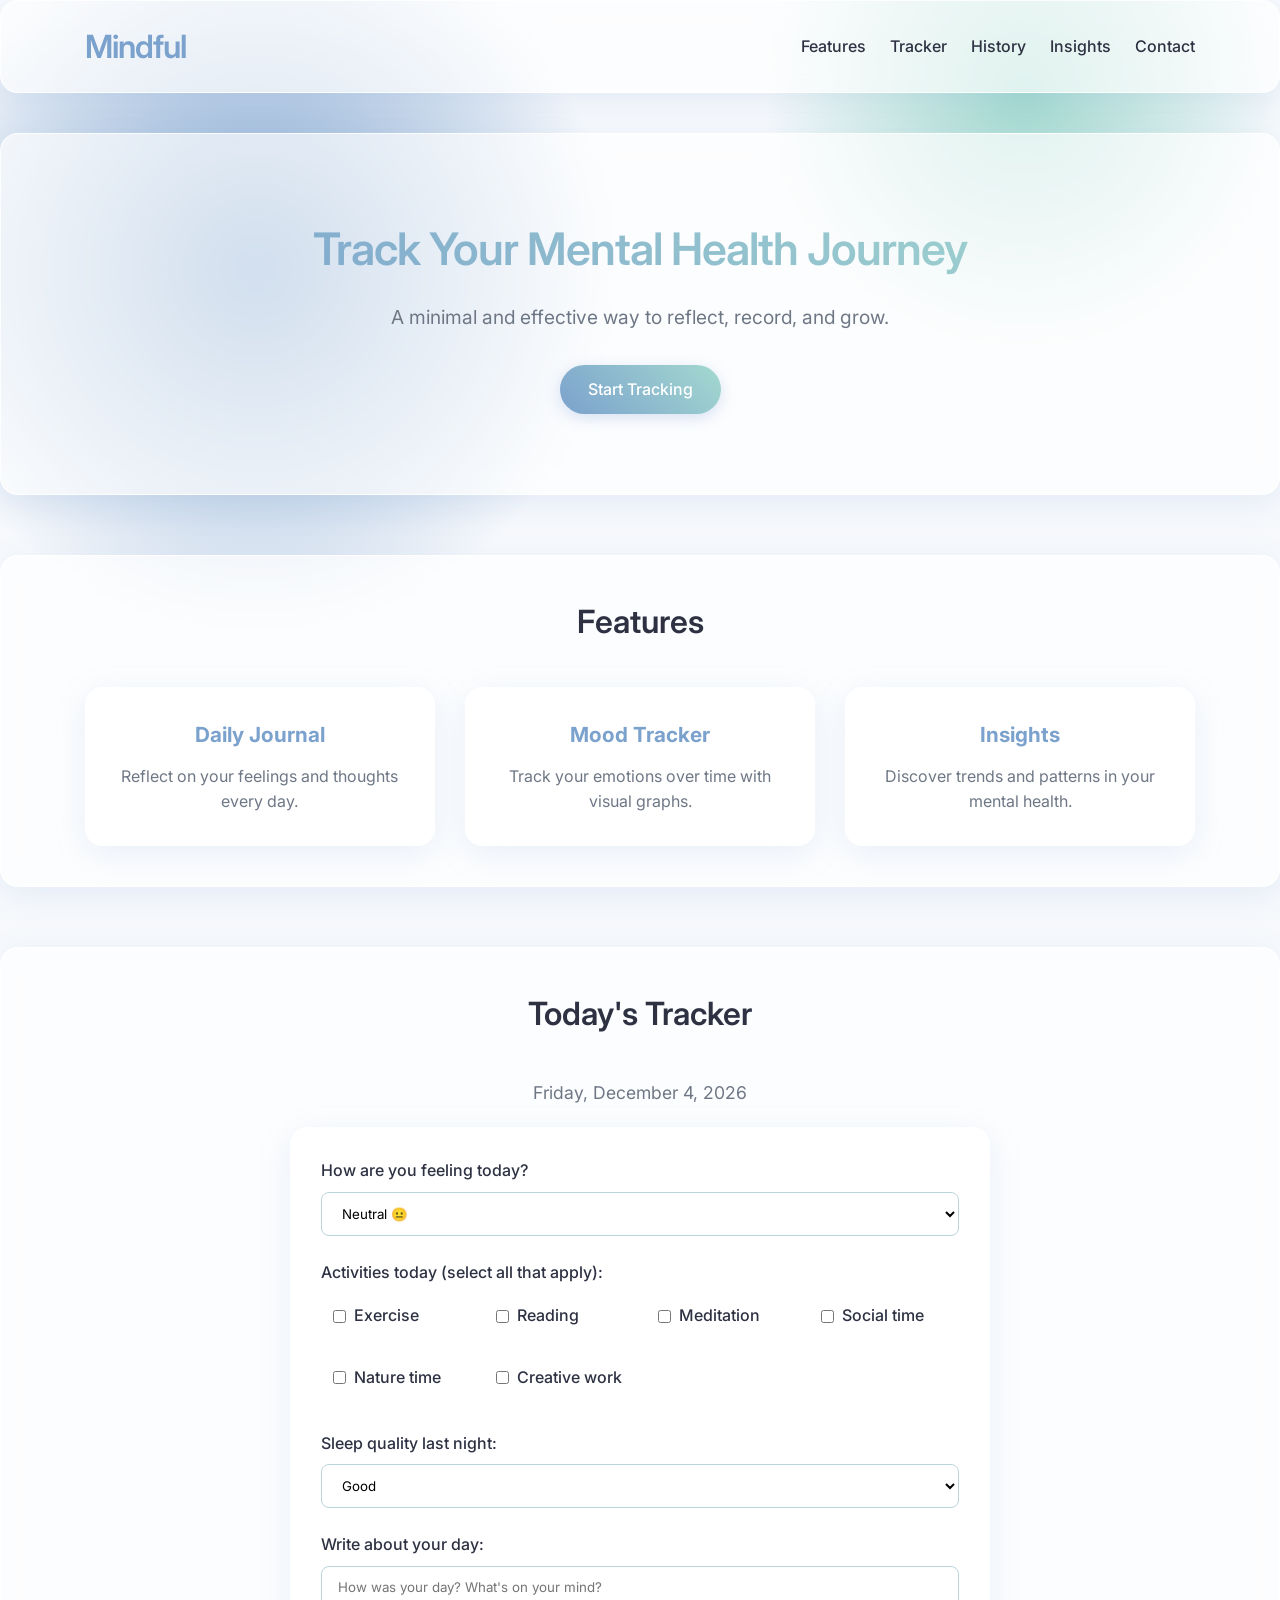
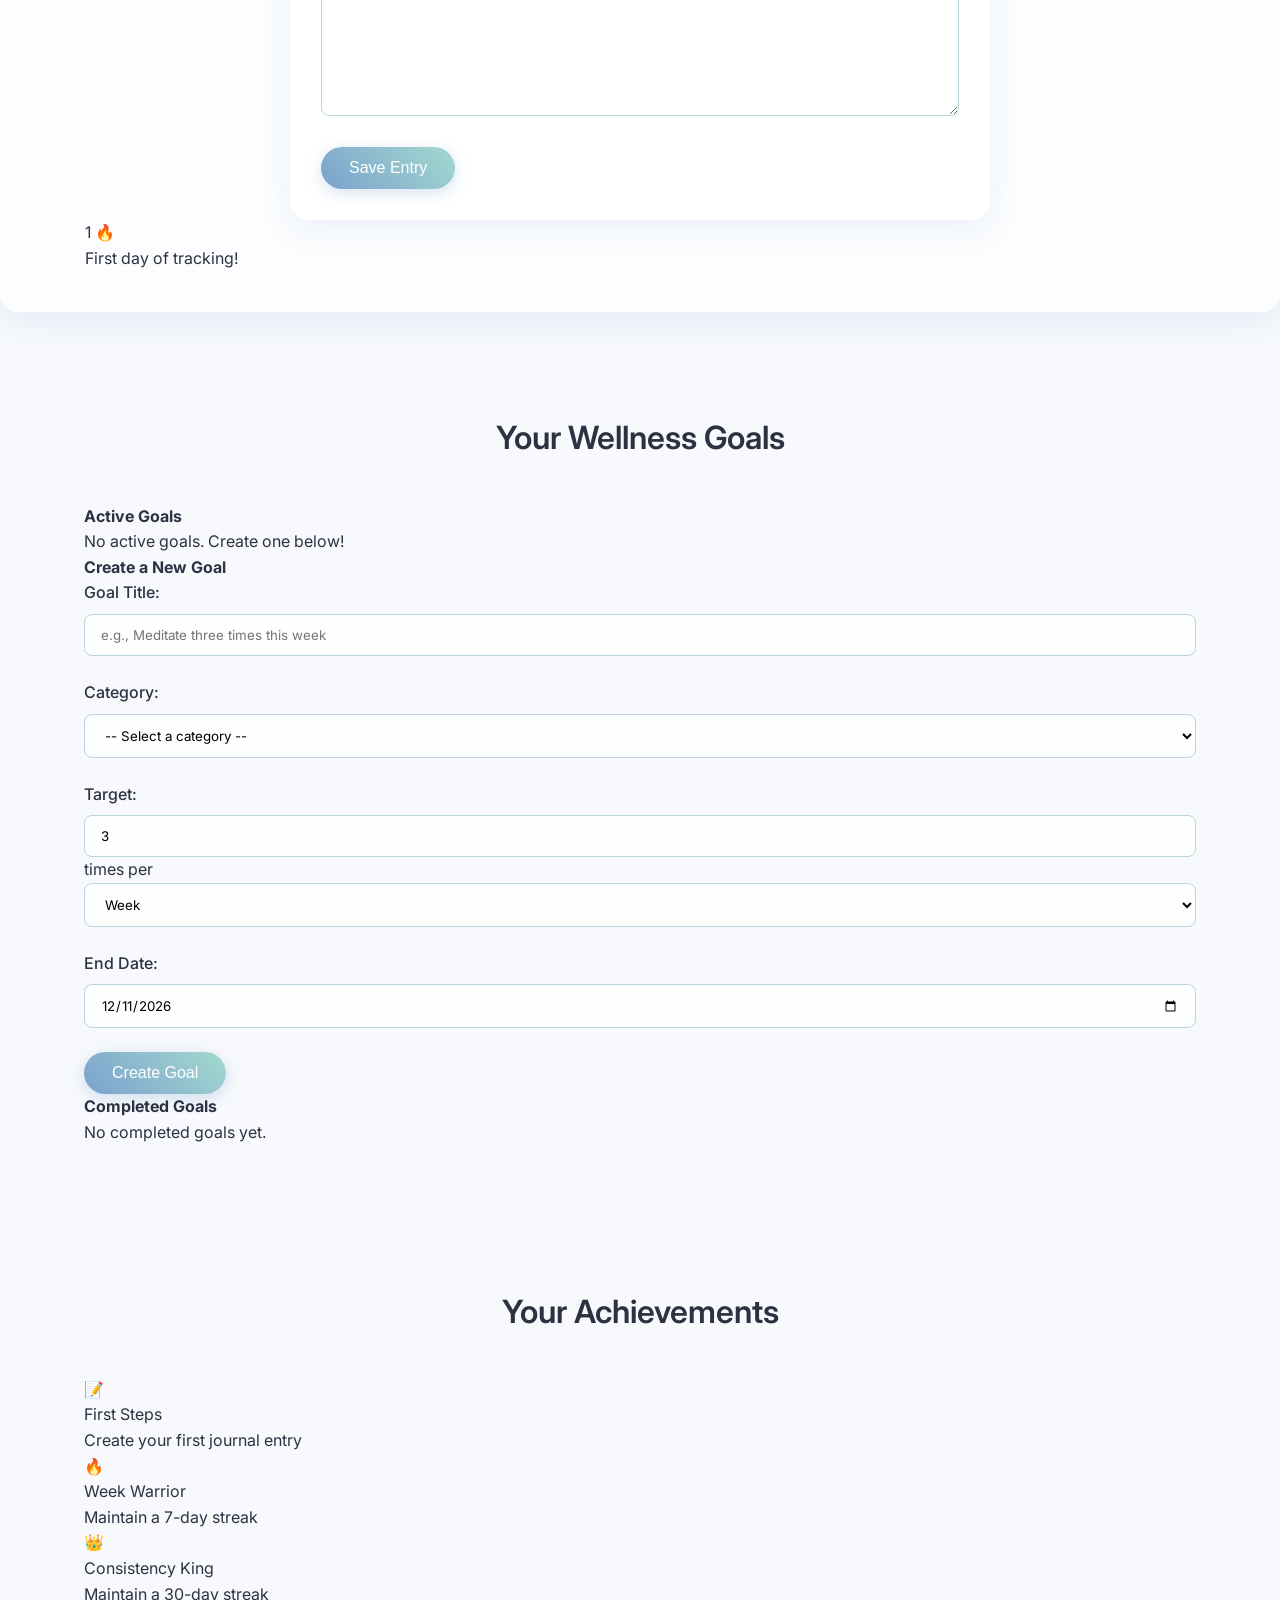
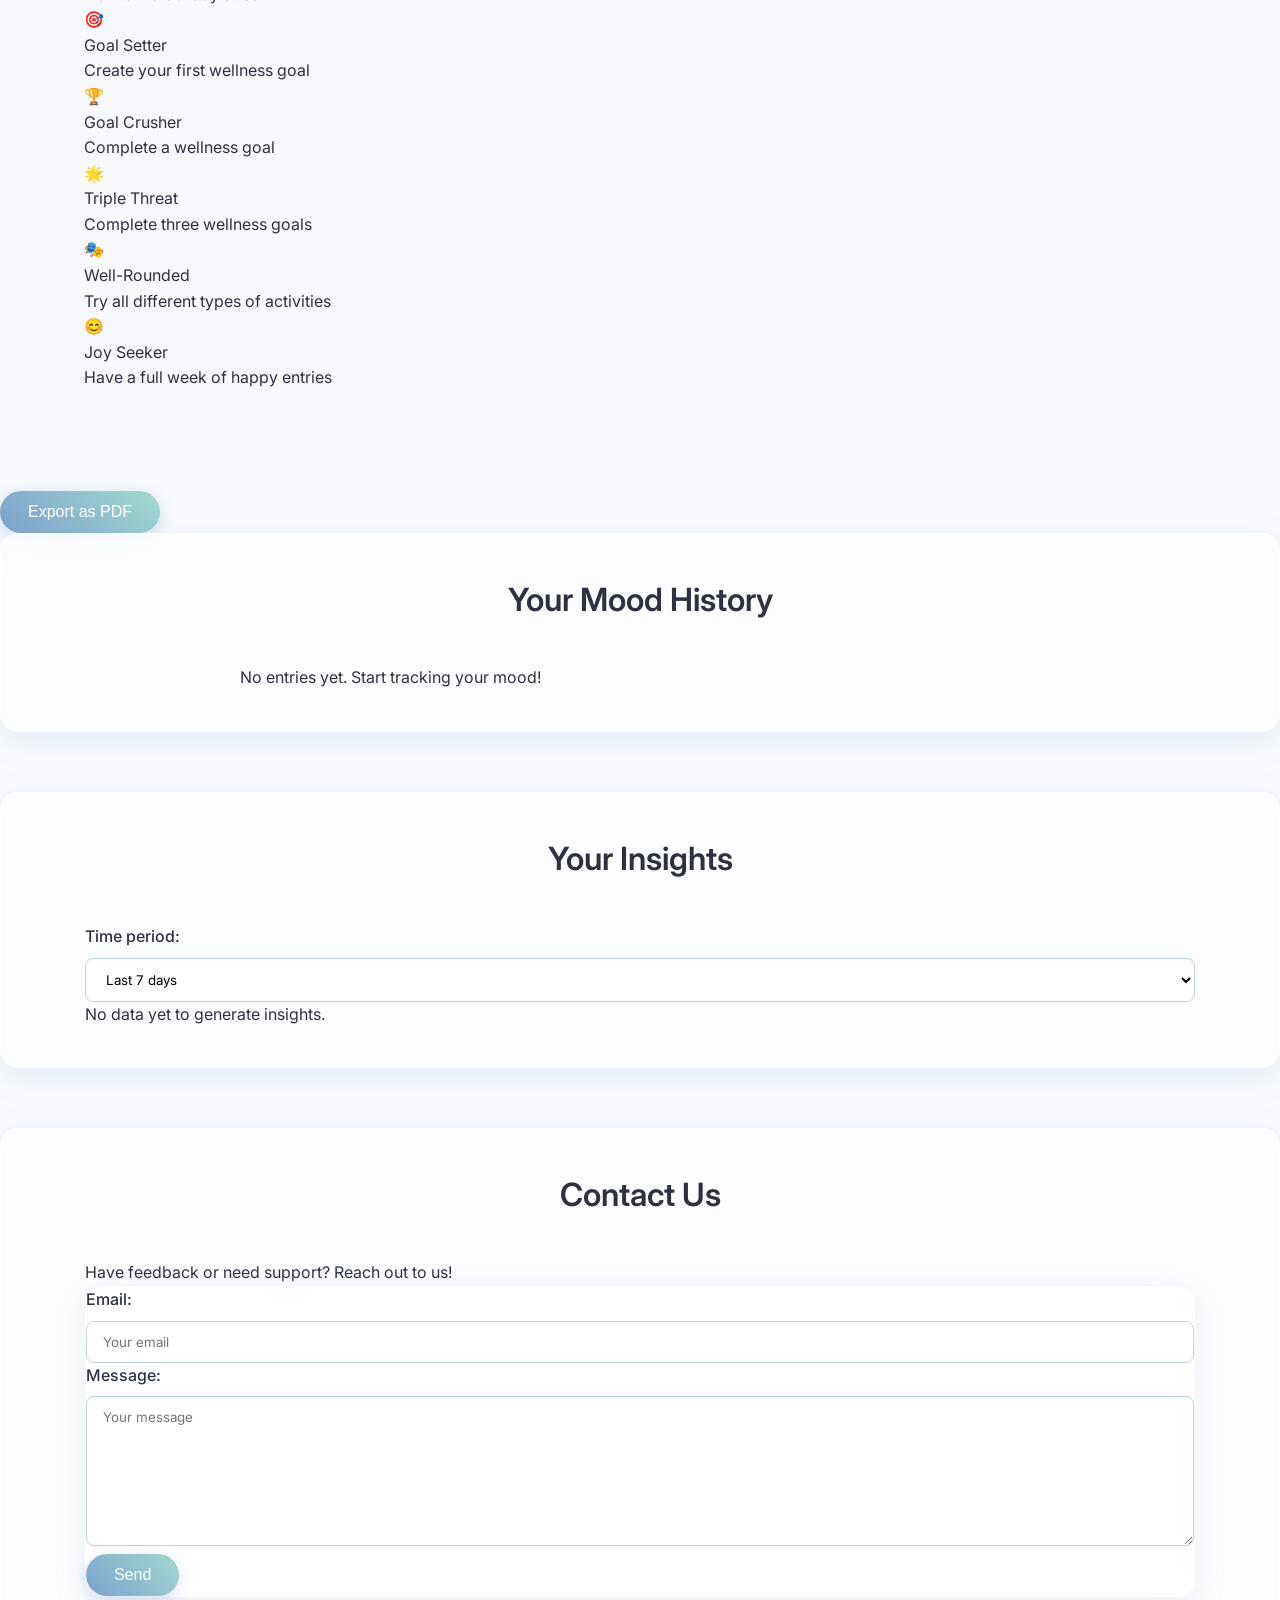
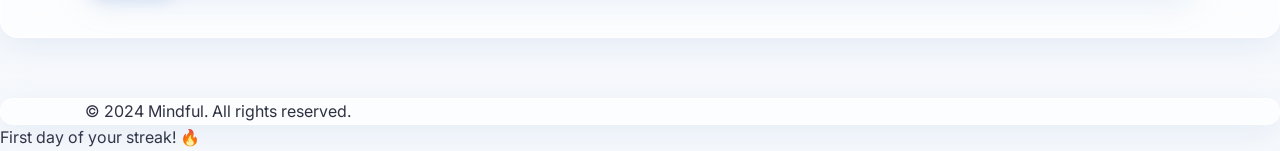
<file: index.html>
<!DOCTYPE html>
<html lang="en">
<head>
  <meta charset="UTF-8">
  <meta name="viewport" content="width=device-width, initial-scale=1.0">
  <title>Mindful - Mental Health Tracker</title>
  <link rel="stylesheet" href="mindful-css.css">
  <link rel="preconnect" href="https://fonts.googleapis.com">
  <link href="https://fonts.googleapis.com/css2?family=Inter:wght@300;400;600&display=swap" rel="stylesheet">
</head>
<body>
  <header class="header">
    <div class="container">
      <h1 class="logo">Mindful</h1>
      <nav class="nav">
        <ul>
          <li><a href="#features">Features</a></li>
          <li><a href="#tracker">Tracker</a></li>
          <li><a href="#history">History</a></li>
          <li><a href="#insights">Insights</a></li>
          <li><a href="#contact">Contact</a></li>
        </ul>
      </nav>
    </div>
  </header>

  <main>
    <section class="hero">
      <div class="container">
        <h2>Track Your Mental Health Journey</h2>
        <p>A minimal and effective way to reflect, record, and grow.</p>
        <a href="#tracker" class="btn">Start Tracking</a>
      </div>
    </section>

    <section id="features" class="features">
      <div class="container">
        <h3>Features</h3>
        <div class="feature-list">
          <div class="feature">
            <h4>Daily Journal</h4>
            <p>Reflect on your feelings and thoughts every day.</p>
          </div>
          <div class="feature">
            <h4>Mood Tracker</h4>
            <p>Track your emotions over time with visual graphs.</p>
          </div>
          <div class="feature">
            <h4>Insights</h4>
            <p>Discover trends and patterns in your mental health.</p>
          </div>
        </div>
      </div>
    </section>

    <section id="tracker" class="tracker">
      <div class="container">
        <h3>Today's Tracker</h3>
        <p class="today-date" id="today-date"></p>
        <form class="tracker-form">
          <div class="form-group">
            <label for="mood">How are you feeling today?</label>
            <select id="mood" name="mood">
              <option value="happy">Happy 😊</option>
              <option value="neutral" selected>Neutral 😐</option>
              <option value="sad">Sad 😞</option>
            </select>
          </div>

          <div class="form-group">
            <label>Activities today (select all that apply):</label>
            <div class="activities-grid">
              <label class="checkbox-label">
                <input type="checkbox" name="activities" value="Exercise">
                <span>Exercise</span>
              </label>
              <label class="checkbox-label">
                <input type="checkbox" name="activities" value="Reading">
                <span>Reading</span>
              </label>
              <label class="checkbox-label">
                <input type="checkbox" name="activities" value="Meditation">
                <span>Meditation</span>
              </label>
              <label class="checkbox-label">
                <input type="checkbox" name="activities" value="Social">
                <span>Social time</span>
              </label>
              <label class="checkbox-label">
                <input type="checkbox" name="activities" value="Nature">
                <span>Nature time</span>
              </label>
              <label class="checkbox-label">
                <input type="checkbox" name="activities" value="Creative">
                <span>Creative work</span>
              </label>
            </div>
          </div>

          <div class="form-group">
            <label for="sleep-quality">Sleep quality last night:</label>
            <select id="sleep-quality" name="sleep-quality">
              <option value="poor">Poor</option>
              <option value="fair">Fair</option>
              <option value="good" selected>Good</option>
              <option value="excellent">Excellent</option>
            </select>
          </div>

          <div class="form-group">
            <label for="journal">Write about your day:</label>
            <textarea id="journal" name="journal" placeholder="How was your day? What's on your mind?"></textarea>
          </div>

          <button type="submit" class="btn">Save Entry</button>
        </form>
      </div>
    </section>
    <!-- Add this section after the tracker section and before the history section -->
<section id="goals" class="goals">
  <div class="container">
    <h3>Your Wellness Goals</h3>
    <div class="goals-container">
      <div class="active-goals">
        <h4>Active Goals</h4>
        <div id="active-goals-list" class="goals-list">
          <!-- Active goals will be populated by JavaScript -->
          <p class="empty-state">No active goals. Create one below!</p>
        </div>
      </div>
      
      <div class="new-goal">
        <h4>Create a New Goal</h4>
        <form id="goal-form" class="goal-form">
          <div class="form-group">
            <label for="goal-title">Goal Title:</label>
            <input type="text" id="goal-title" name="goal-title" placeholder="e.g., Meditate three times this week" required>
          </div>
          
          <div class="form-group">
            <label for="goal-category">Category:</label>
            <select id="goal-category" name="goal-category" required>
              <option value="">-- Select a category --</option>
              <option value="Exercise">Exercise</option>
              <option value="Meditation">Meditation</option>
              <option value="Reading">Reading</option>
              <option value="Social">Social Activities</option>
              <option value="Nature">Nature Time</option>
              <option value="Creative">Creative Work</option>
              <option value="Sleep">Sleep</option>
              <option value="Other">Other</option>
            </select>
          </div>
          
          <div class="form-group">
            <label for="goal-target">Target:</label>
            <div class="goal-target-container">
              <input type="number" id="goal-target" name="goal-target" min="1" max="30" value="3" required>
              <span>times per</span>
              <select id="goal-period" name="goal-period">
                <option value="day">Day</option>
                <option value="week" selected>Week</option>
                <option value="month">Month</option>
              </select>
            </div>
          </div>
          
          <div class="form-group">
            <label for="goal-end-date">End Date:</label>
            <input type="date" id="goal-end-date" name="goal-end-date" required>
          </div>
          
          <button type="submit" class="btn">Create Goal</button>
        </form>
      </div>
      
      <div class="completed-goals">
        <h4>Completed Goals</h4>
        <div id="completed-goals-list" class="goals-list">
          <!-- Completed goals will be populated by JavaScript -->
          <p class="empty-state">No completed goals yet.</p>
        </div>
      </div>
    </div>
  </div>
</section>

<!-- Add this section before the footer to display achievements -->
<section id="achievements" class="achievements">
  <div class="container">
    <h3>Your Achievements</h3>
    <div id="achievements-container" class="achievements-container">
      <!-- Achievements will be populated by JavaScript -->
    </div>
  </div>
</section>

<!-- Add this button to the insights section for PDF export -->
<div class="insights-actions">
  <button id="export-pdf" class="btn btn-secondary">
    <i class="fas fa-file-export"></i> Export as PDF
  </button>
</div>

    <section id="history" class="history">
      <div class="container">
        <h3>Your Mood History</h3>
        <div id="mood-history" class="mood-history">
          <!-- History entries will be populated by JavaScript -->
        </div>
      </div>
    </section>

    <section id="insights" class="insights">
      <div class="container">
        <h3>Your Insights</h3>
        <div class="insights-controls">
          <label for="time-period">Time period:</label>
          <select id="time-period">
            <option value="week">Last 7 days</option>
            <option value="month">Last 30 days</option>
            <option value="quarter">Last 90 days</option>
            <option value="all">All time</option>
          </select>
        </div>
        <div id="insights-container" class="insights-container">
          <!-- Insights will be populated by JavaScript -->
        </div>
      </div>
    </section>

    <section id="contact" class="contact">
      <div class="container">
        <h3>Contact Us</h3>
        <p>Have feedback or need support? Reach out to us!</p>
        <form class="contact-form">
          <label for="email">Email:</label>
          <input type="email" id="email" name="email" placeholder="Your email">

          <label for="message">Message:</label>
          <textarea id="message" name="message" placeholder="Your message"></textarea>

          <button type="submit" class="btn">Send</button>
        </form>
      </div>
    </section>
  </main>

  <footer class="footer">
    <div class="container">
      <p>&copy; 2024 Mindful. All rights reserved.</p>
    </div>
  </footer>

  <script src="mindful-script.js"></script>
</body>
</html>
</file>
<file: mindful-css.css>
/* Base Styles */
* {
  margin: 0;
  padding: 0;
  box-sizing: border-box;
}

:root {
  --primary: #7BA1CD;
  --secondary: #A3D9CF;
  --accent: #B9D4DB;
  --text: #2D3142;
  --light-text: #6E7785;
  --bg: #F7F9FC;
  --glass-bg: rgba(255, 255, 255, 0.65);
  --glass-border: rgba(255, 255, 255, 0.8);
  --glass-shadow: rgba(122, 158, 215, 0.15);
  
  /* Mood colors */
  --happy-color: #6BBF59;
  --neutral-color: #FFCA3A;
  --sad-color: #FF595E;
  
  /* Notification colors */
  --success-bg: rgba(107, 191, 89, 0.9);
  --error-bg: rgba(255, 89, 94, 0.9);
  --info-bg: rgba(123, 161, 205, 0.9);
}

body {
  font-family: 'Inter', sans-serif;
  line-height: 1.6;
  color: var(--text);
  background-color: var(--bg);
  background-image: 
    radial-gradient(circle at 80% 10%, var(--secondary) 0%, transparent 20%),
    radial-gradient(circle at 20% 30%, var(--primary) 0%, transparent 30%);
  background-attachment: fixed;
}

.container {
  width: 90%;
  max-width: 1200px;
  margin: 0 auto;
  padding: 0 20px;
}

/* Glass Effect Components */
.header, .hero, .features, .tracker, .history, .insights, .contact, .footer, 
.feature, .tracker-form, .contact-form, .entry-card, .insight-card {
  background: var(--glass-bg);
  backdrop-filter: blur(15px);
  -webkit-backdrop-filter: blur(15px);
  border: 1px solid var(--glass-border);
  border-radius: 18px;
  box-shadow: 0 8px 32px var(--glass-shadow);
}

/* Header */
/* Header */
.header {
  padding: 20px 0;
  position: sticky;
  top: 0;
  z-index: 100;
  margin-bottom: 40px;
}

.header .container {
  display: flex;
  justify-content: space-between;
  align-items: center;
}

.logo {
  font-size: 2rem;
  font-weight: 600;
  color: var(--primary);
  letter-spacing: -1px;
}

.nav ul {
  display: flex;
  list-style: none;
  gap: 24px;
}

.nav a {
  text-decoration: none;
  color: var(--text);
  font-weight: 500;
  transition: color 0.3s ease;
  position: relative;
}

.nav a:after {
  content: "";
  position: absolute;
  width: 0;
  height: 2px;
  bottom: -4px;
  left: 0;
  background-color: var(--primary);
  transition: width 0.3s ease;
}

.nav a:hover {
  color: var(--primary);
}

.nav a:hover:after {
  width: 100%;
}

/* Mobile Responsive Header */
@media (max-width: 768px) {
  .header .container {
    flex-direction: column;
  }
  
  .logo {
    margin-bottom: 15px;
  }
  
  .nav ul {
    flex-wrap: wrap;
    justify-content: center;
    gap: 16px 24px;
  }
  
  .nav li {
    margin-bottom: 5px;
  }
  
  /* For very small screens, make nav vertical */
  @media (max-width: 480px) {
    .nav ul {
      flex-direction: column;
      align-items: center;
      gap: 10px;
    }
    
    .nav a {
      display: block;
      padding: 8px 0;
    }
    
    .nav a:after {
      bottom: 0;
    }
  }
}
/* Hero Section */
.hero {
  padding: 80px 0;
  text-align: center;
  margin-bottom: 60px;
}

.hero h2 {
  font-size: 2.8rem;
  margin-bottom: 16px;
  font-weight: 600;
  letter-spacing: -1px;
  background: linear-gradient(45deg, var(--primary), var(--secondary));
  -webkit-background-clip: text;
  -webkit-text-fill-color: transparent;
}

.hero p {
  font-size: 1.2rem;
  color: var(--light-text);
  margin-bottom: 32px;
  max-width: 600px;
  margin-left: auto;
  margin-right: auto;
}

/* Button Styles */
.btn {
  display: inline-block;
  padding: 12px 28px;
  background: linear-gradient(45deg, var(--primary), var(--secondary));
  color: white;
  border: none;
  border-radius: 30px;
  font-size: 1rem;
  font-weight: 500;
  text-decoration: none;
  cursor: pointer;
  transition: transform 0.3s ease, box-shadow 0.3s ease;
  box-shadow: 0 4px 15px rgba(122, 158, 215, 0.3);
}

.btn:hover {
  transform: translateY(-2px);
  box-shadow: 0 6px 20px rgba(122, 158, 215, 0.5);
}

/* Sections */
section {
  margin-bottom: 60px;
  padding: 40px 0;
}

section h3 {
  font-size: 2rem;
  margin-bottom: 40px;
  text-align: center;
  font-weight: 600;
  color: var(--text);
}

/* Features Section */
.feature-list {
  display: grid;
  grid-template-columns: repeat(auto-fit, minmax(280px, 1fr));
  gap: 30px;
}

.feature {
  padding: 30px;
  text-align: center;
  transition: transform 0.3s ease;
}

.feature:hover {
  transform: translateY(-5px);
}

.feature h4 {
  font-size: 1.3rem;
  margin-bottom: 12px;
  color: var(--primary);
}

.feature p {
  color: var(--light-text);
}

/* Tracker Section */
.today-date {
  text-align: center;
  font-size: 1.1rem;
  margin-bottom: 20px;
  color: var(--light-text);
}

.tracker-form {
  max-width: 700px;
  margin: 0 auto;
  padding: 30px;
}

.form-group {
  margin-bottom: 24px;
}

label {
  display: block;
  margin-bottom: 8px;
  font-weight: 500;
  color: var(--text);
}

select, textarea, input {
  width: 100%;
  padding: 12px 16px;
  background: rgba(255, 255, 255, 0.8);
  border: 1px solid var(--accent);
  border-radius: 8px;
  font-family: 'Inter', sans-serif;
  transition: border-color 0.3s ease, box-shadow 0.3s ease;
}

select:focus, textarea:focus, input:focus {
  outline: none;
  border-color: var(--primary);
  box-shadow: 0 0 0 2px rgba(123, 161, 205, 0.2);
}

textarea {
  min-height: 150px;
  resize: vertical;
}

/* Activities checkboxes */
.activities-grid {
  display: grid;
  grid-template-columns: repeat(auto-fill, minmax(150px, 1fr));
  gap: 12px;
  margin-top: 10px;
}

.checkbox-label {
  display: flex;
  align-items: center;
  padding: 8px 12px;
  background: rgba(255, 255, 255, 0.5);
  border-radius: 6px;
  cursor: pointer;
  transition: background 0.2s ease;
}

.checkbox-label:hover {
  background: rgba(255, 255, 255, 0.8);
}

.checkbox-label input {
  width: auto;
  margin-right: 8px;
}

/* History Section */
.mood-history {
  max-width: 800px;
  margin: 0 auto;
}

.entries-list {
  display: flex;
  flex-direction: column;
  gap: 16px
/* Goals Section Styles */
.goals-container {
  display: grid;
  grid-template-columns: repeat(auto-fit, minmax(300px, 1fr));
  gap: 30px;
}

.active-goals, .new-goal, .completed-goals {
  background: var(--glass-bg);
  backdrop-filter: blur(15px);
  -webkit-backdrop-filter: blur(15px);
  border: 1px solid var(--glass-border);
  border-radius: 18px;
  box-shadow: 0 8px 24px var(--glass-shadow);
  padding: 25px;
}

.goals-list {
  margin-top: 15px;
}

.goal-card {
  background: rgba(255, 255, 255, 0.5);
  border-radius: 12px;
  padding: 15px;
  margin-bottom: 15px;
  border-left: 4px solid var(--primary);
  transition: transform 0.2s ease;
}

.goal-card:hover {
  transform: translateY(-3px);
}

.goal-header {
  display: flex;
  justify-content: space-between;
  align-items: center;
  margin-bottom: 8px;
}

.goal-title {
  font-weight: 600;
  font-size: 1.1rem;
  color: var(--text);
}

.goal-category {
  font-size: 0.85rem;
  color: var(--light-text);
  padding: 3px 8px;
  background-color: rgba(123, 161, 205, 0.2);
  border-radius: 4px;
}

.goal-progress {
  margin-top: 10px;
}

.progress-bar-container {
  width: 100%;
  height: 8px;
  background-color: rgba(255, 255, 255, 0.7);
  border-radius: 4px;
  overflow: hidden;
  margin-top: 5px;
}

.progress-bar-fill {
  height: 100%;
  background: linear-gradient(45deg, var(--primary), var(--secondary));
  border-radius: 4px;
  transition: width 0.3s ease;
}

.goal-actions {
  display: flex;
  gap: 10px;
  margin-top: 10px;
}

.goal-btn {
  padding: 6px 12px;
  border-radius: 6px;
  border: none;
  cursor: pointer;
  font-size: 0.85rem;
  transition: background-color 0.2s ease;
}

.goal-btn.increment {
  background-color: rgba(107, 191, 89, 0.2);
  color: var(--happy-color);
}

.goal-btn.increment:hover {
  background-color: rgba(107, 191, 89, 0.3);
}

.goal-btn.complete {
  background-color: rgba(123, 161, 205, 0.2);
  color: var(--primary);
}

.goal-btn.complete:hover {
  background-color: rgba(123, 161, 205, 0.3);
}

.goal-btn.delete {
  background-color: rgba(255, 89, 94, 0.2);
  color: var(--sad-color);
  margin-left: auto;
}

.goal-btn.delete:hover {
  background-color: rgba(255, 89, 94, 0.3);
}

.goal-target-container {
  display: flex;
  align-items: center;
  gap: 10px;
}

.goal-target-container input {
  width: 70px;
}

/* Gamification Styles - Achievements */
.achievements-container {
  display: grid;
  grid-template-columns: repeat(auto-fit, minmax(150px, 1fr));
  gap: 20px;
  margin-top: 20px;
}

.achievement {
  background: var(--glass-bg);
  border-radius: 12px;
  padding: 20px 15px;
  text-align: center;
  transition: transform 0.3s ease;
  position: relative;
  overflow: hidden;
}

.achievement:hover {
  transform: translateY(-5px);
}

.achievement.locked {
  opacity: 0.7;
  filter: grayscale(0.8);
}

.achievement-icon {
  font-size: 2.5rem;
  margin-bottom: 10px;
  color: var(--primary);
}

.achievement.locked .achievement-icon {
  color: var(--light-text);
}

.achievement-title {
  font-weight: 600;
  font-size: 1rem;
  margin-bottom: 5px;
}

.achievement-description {
  font-size: 0.85rem;
  color: var(--light-text);
}

.achievement-badge {
  position: absolute;
  top: 10px;
  right: 10px;
  background: linear-gradient(45deg, #FFD700, #FFA500);
  border-radius: 50%;
  width: 24px;
  height: 24px;
  display: flex;
  align-items: center;
  justify-content: center;
  color: white;
  font-size: 0.85rem;
  font-weight: 600;
  box-shadow: 0 2px 5px rgba(0, 0, 0, 0.2);
}

/* Export PDF Button */
.insights-actions {
  display: flex;
  justify-content: center;
  margin-top: 20px;
}

.btn-secondary {
  background: white;
  color: var(--primary);
  border: 1px solid var(--primary);
}

.btn-secondary:hover {
  background: rgba(123, 161, 205, 0.1);
}

/* Streaks UI for Daily Check-ins */
.streak-container {
  background: var(--glass-bg);
  border-radius: 12px;
  padding: 15px;
  margin-top: 20px;
  text-align: center;
  border: 1px solid var(--glass-border);
}

.streak-count {
  font-size: 1.8rem;
  font-weight: 600;
  color: var(--primary);
  display: flex;
  align-items: center;
  justify-content: center;
  gap: 5px;
}

.streak-flame {
  color: #FF6B35;
}

.streak-message {
  margin-top: 5px;
  font-size: 0.9rem;
  color: var(--light-text);
}
</file>
